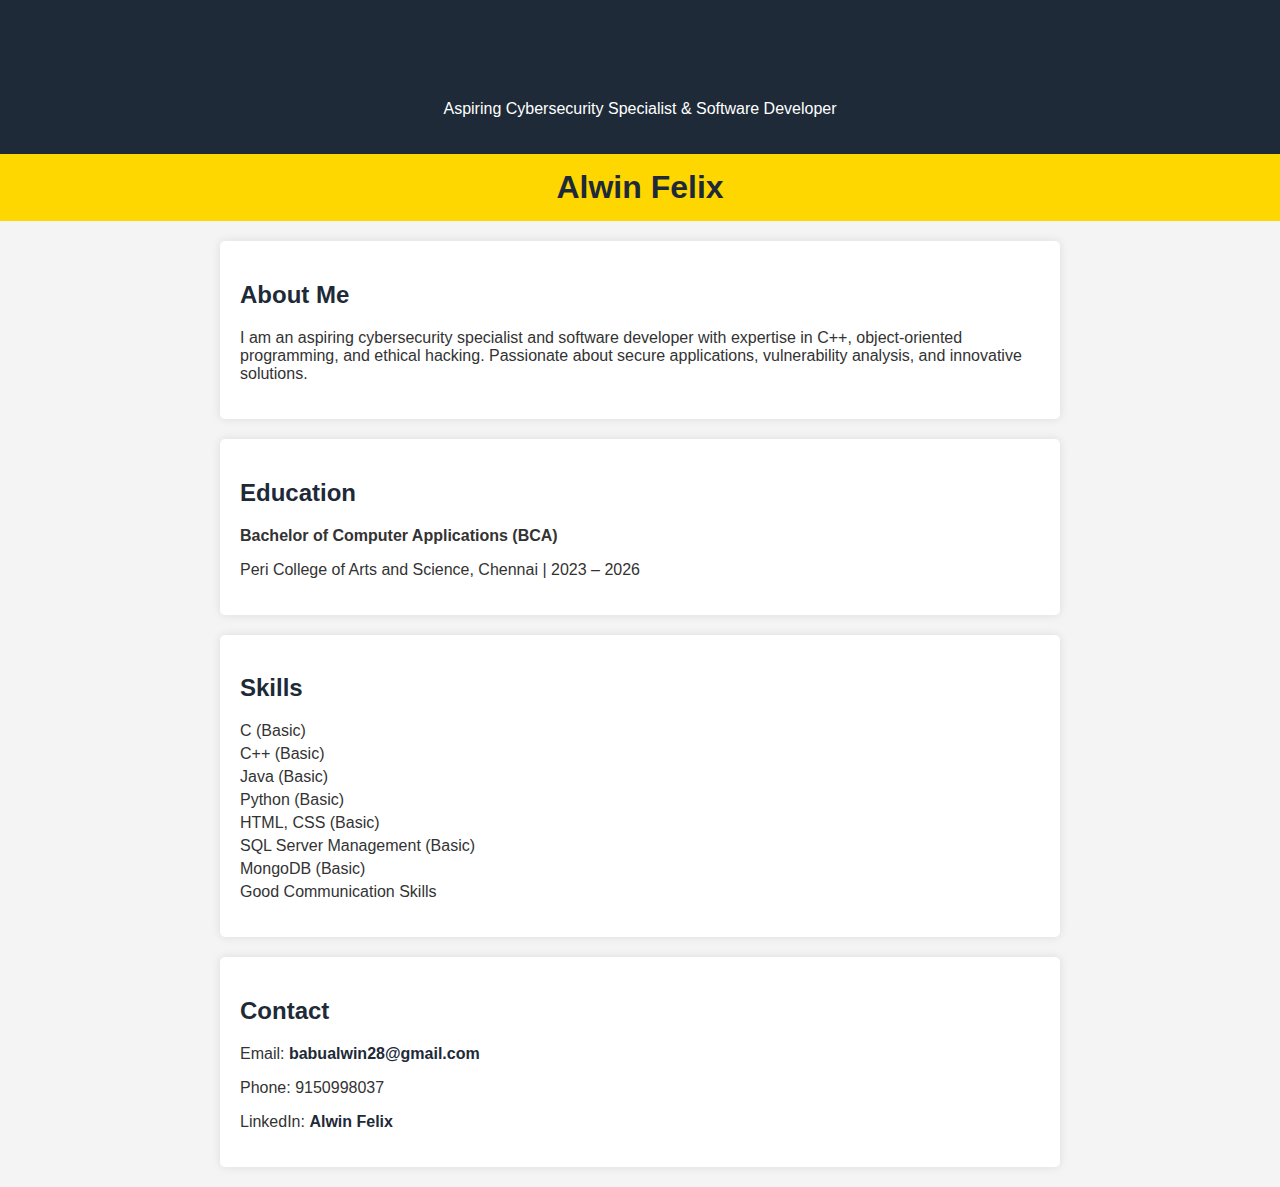
<file: Index.html>
<!DOCTYPE html>
<html lang="en">
<head>
    <meta charset="UTF-8">
    <meta name="viewport" content="width=device-width, initial-scale=1.0">
    <title>Alwin Felix - Portfolio</title>
    <style>
        body {
            font-family: Arial, sans-serif;
            margin: 0;
            padding: 0;
            background-color: #f4f4f4;
            color: #333;
        }
        header {
            background: #1E2A38;
            color: white;
            padding: 20px;
            text-align: center;
        }
        .name-banner {
            text-align: center;
            font-size: 32px;
            font-weight: bold;
            padding: 15px;
            background-color: #FFD700;
            color: #1E2A38;
            margin-bottom: 20px;
        }
        section {
            max-width: 800px;
            margin: 20px auto;
            background: white;
            padding: 20px;
            border-radius: 5px;
            box-shadow: 0 0 10px rgba(0, 0, 0, 0.1);
        }
        h1, h2 {
            color: #1E2A38;
        }
        ul {
            list-style: none;
            padding: 0;
        }
        ul li {
            margin: 5px 0;
        }
        .contact a {
            color: #1E2A38;
            text-decoration: none;
            font-weight: bold;
        }
        .contact a:hover {
            text-decoration: underline;
        }
    </style>
</head>
<body>

<header>
    <h1>Alwin Felix</h1>
    <p>Aspiring Cybersecurity Specialist & Software Developer</p>
</header>

<div class="name-banner">Alwin Felix</div>

<section>
    <h2>About Me</h2>
    <p>I am an aspiring cybersecurity specialist and software developer with expertise in C++, object-oriented programming, and ethical hacking. Passionate about secure applications, vulnerability analysis, and innovative solutions.</p>
</section>

<section>
    <h2>Education</h2>
    <p><strong>Bachelor of Computer Applications (BCA)</strong></p>
    <p>Peri College of Arts and Science, Chennai | 2023 – 2026</p>
</section>

<section>
    <h2>Skills</h2>
    <ul>
        <li>C (Basic)</li>
        <li>C++ (Basic)</li>
        <li>Java (Basic)</li>
        <li>Python (Basic)</li>
        <li>HTML, CSS (Basic)</li>
        <li>SQL Server Management (Basic)</li>
        <li>MongoDB (Basic)</li>
        <li>Good Communication Skills</li>
    </ul>
</section>

<section class="contact">
    <h2>Contact</h2>
    <p>Email: <a href="mailto:babualwin28@gmail.com">babualwin28@gmail.com</a></p>
    <p>Phone: 9150998037</p>
    <p>LinkedIn: <a href="https://www.linkedin.com/in/alwin-felix-0a764531b" target="_blank">Alwin Felix</a></p>
</section>

</body>
</html>
</file>
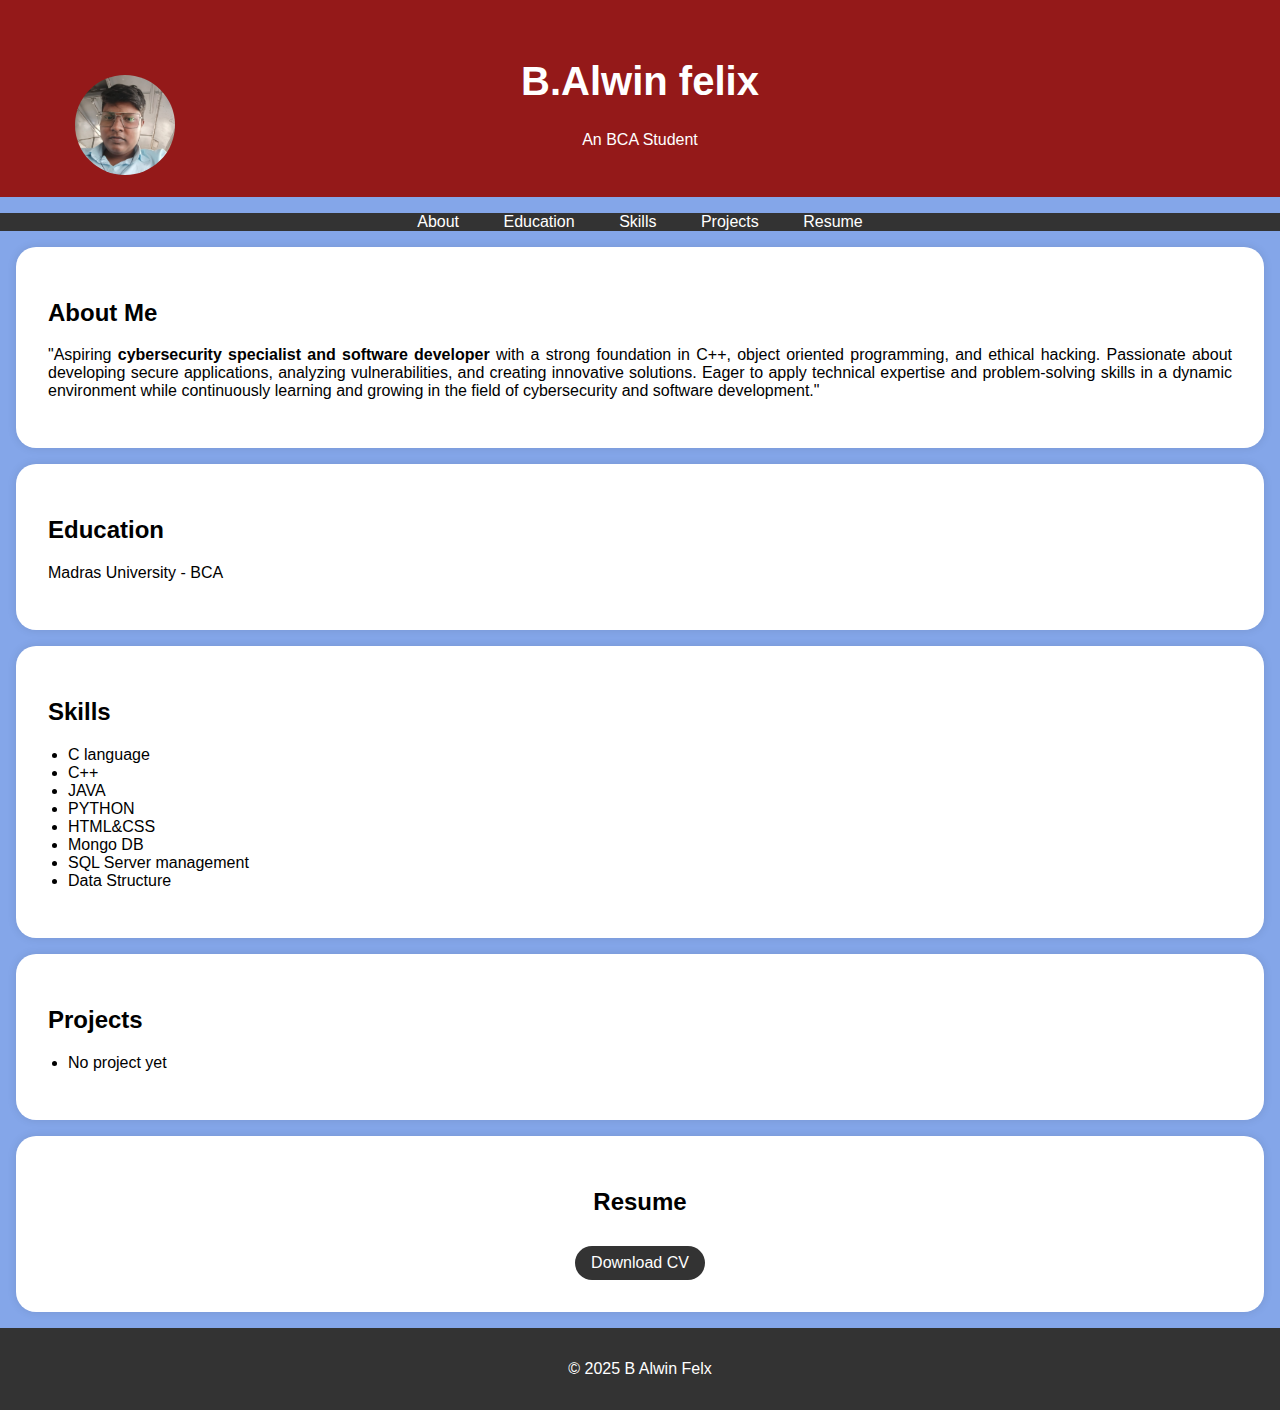
<file: index.html>
<!DOCTYPE html>
<html>
<head>
    <title>Portfolio</title>
    <style>
        body {
            font-family: Arial, sans-serif;
            margin: 0;
            padding: 0;
            background-color: #84a6e9;
        }

        header {
            background-color: #941919;
            color: #fff;
            text-align: center;
            padding: 2rem 0;
            position: relative; /* Add this */
        }

        .header-content h1 {
            font-size: 2.5rem;
        }

        /* Add styles for the round profile picture */
        .profile-picture {
            width: 100px; /* Adjust the size as needed */
            height: 100px;
            border-radius: 75%; /* Create a circular shape */
            object-fit: cover; /* To ensure the image fills the circular area */
            position: absolute; /* Add this */
            top: 75px; /* Adjust top position as needed */
            left: 75px; /* Adjust left position as needed */
        }

        nav {
            background-color: #333;
            color: #fff;
            text-align: center;
        }

        nav ul {
            list-style-type: none;
            padding: 0;
        }

        nav ul li {
            display: inline;
            margin: 0 20px;
        }

        nav ul li a {
            text-decoration: none;
            color: #fff;
        }

        .section-content {
            background-color: #fff;
            padding: 2rem;
            margin: 1rem;
            border-radius: 20px;
            box-shadow: 0 0 10px rgba(0, 0, 0, 0.1);
            text-align: justify;
        }

        .download-button {
            background-color: #333;
            color: #fff;
            padding: 0.5rem 1rem;
            text-decoration: none;
            border-radius: 20px;
            display: inline-block;
            margin-top: 10px;
            align-self: center;
        }

        .download-button:hover {
            background-color: #555;
        }

        footer {
            text-align: center;
            padding: 1rem 0;
            background-color: #333;
            color: #fff;
        }

        ul {
            list-style-type: disc;
            padding-left: 20px;
        }
    </style>
</head>
<body>
    <header>
        <div class="header-content">
            <!-- Add your profile picture here -->
            <img src="passport photo.jpg" alt="Your Profile Picture" class="profile-picture">
            <h1>B.Alwin felix</h1>
            <p>An BCA Student</p>
        </div>
    </header>

    <nav>
        <ul>
            <li><a href="#about">About</a></li>
            <li><a href="#education">Education</a></li>
            <li><a href="#skills">Skills</a></li>
            <li><a href="#projects">Projects</a></li>
            <li><a href="#resume">Resume</a></li>
           
        </ul>
    </nav>

    <section id="about">
        <div class="section-content">
            <h2>About Me</h2>
            <p>"Aspiring <b>cybersecurity specialist and software
developer </b> with a strong foundation in C++, object
oriented programming, and ethical hacking.
Passionate about developing secure applications,
analyzing vulnerabilities, and creating innovative
solutions. Eager to apply technical expertise and
problem-solving skills in a dynamic environment
while continuously learning and growing in the field
of cybersecurity and software development."</p>

        </div>
    </section>

    <section id="education">
        <div class="section-content">
            <h2>Education</h2>
            <p>Madras University  - BCA</p>
            
            
        </div>
    </section>

    <section id="skills">
        <div class="section-content">
            <h2>Skills</h2>
            <ul>
                <li>C language</li>
                <li>C++</li>
                <li>JAVA  </li>
                <li>PYTHON</li>
                <li>HTML&CSS</li>
                <li>Mongo DB </li>
                <li>SQL Server management</li>
                <li>Data Structure</li>
            </ul>
        </div>
    </section>

    <section id="projects">
        <div class="section-content">
            <h2>Projects</h2>
            <ul>
                <li>No project yet</li>
            </ul>
        </div>
    </section>

    <section id="resume">
    
        <div class="section-content">
            <center>
            <h2>Resume</h2>
            <a href="file.pdf" target="_blank" class="download-button">Download CV</a>
        </center>
        </div>
        
    </section>

    <footer>
        <p>&copy; 2025 B Alwin Felx</p>
    </footer>

    <script>
        // Smooth scrolling to section when clicking on navigation links
        document.querySelectorAll('a[href^="#"]').forEach(anchor => {
            anchor.addEventListener('click', function(e) {
                e.preventDefault();

                const targetId = this.getAttribute('href').substring(1);
                const targetElement = document.getElementById(targetId);

                if (targetElement) {
                    window.scrollTo({
                        top: targetElement.offsetTop,
                        behavior: 'smooth'
                    });
                }
            });
        });
    </script>
</body>
</html>
</file>
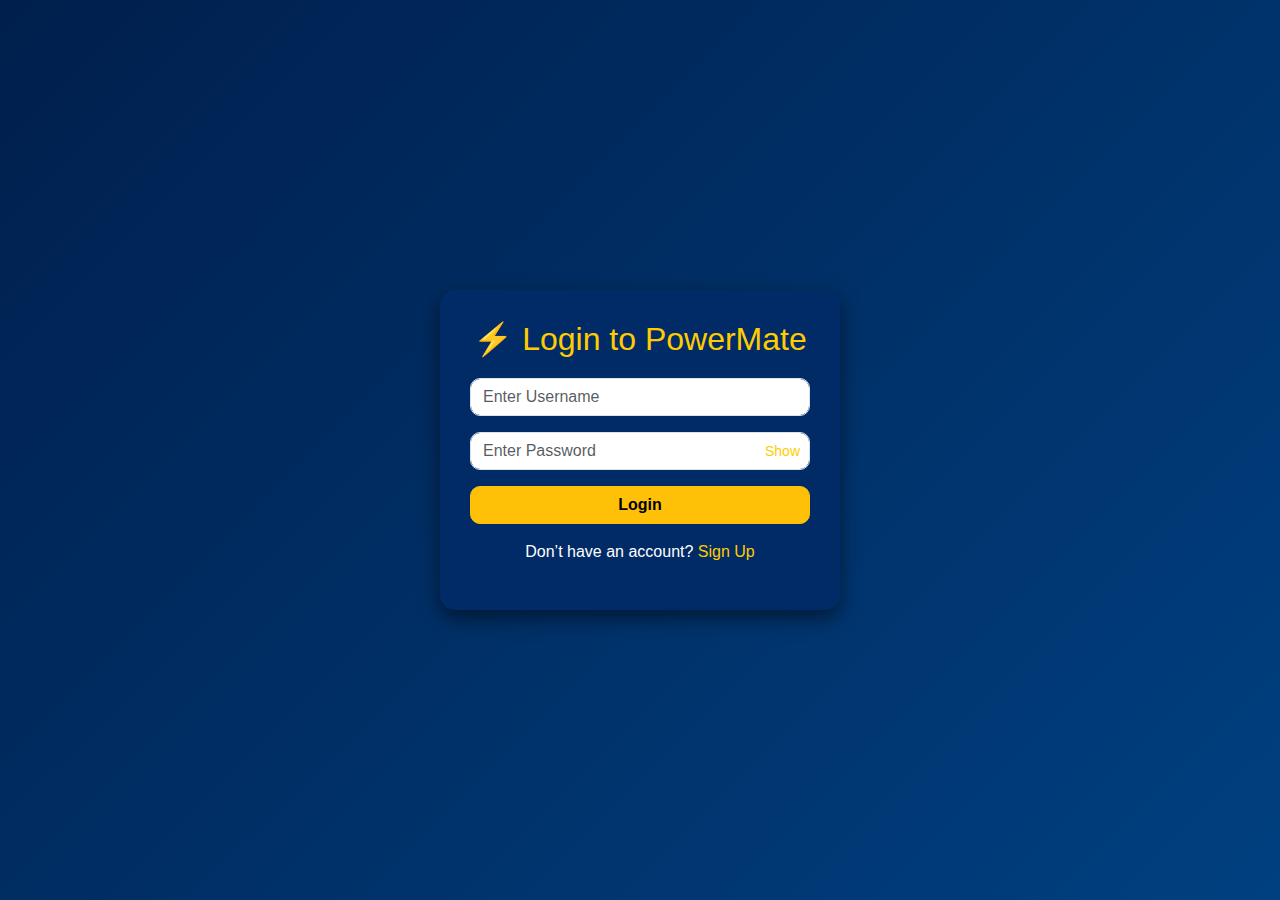
<file: admin.html>
<!DOCTYPE html>
<html lang="en">
<head>
  <meta charset="UTF-8">
  <meta name="viewport" content="width=device-width, initial-scale=1.0">
  <title>PowerMate - Admin Dashboard</title>
  <link href="https://cdn.jsdelivr.net/npm/bootstrap@5.3.3/dist/css/bootstrap.min.css" rel="stylesheet">
  <style>
    body {
      background: #001f4d;
      color: white;
      font-family: Arial, sans-serif;
    }
    nav {
      background: #002b66;
      padding: 12px 20px;
    }
    nav .navbar-brand {
      color: #ffcc00 !important;
      font-size: 22px;
      font-weight: bold;
    }
    .container {
      margin-top: 30px;
    }
    h2 {
      color: #ffcc00;
    }
    table {
      background: #002b66;
      border-radius: 10px;
      overflow: hidden;
    }
    th {
      background: #ffcc00;
      color: #001f4d;
    }
    td {
      color: white;
    }
    footer {
      text-align: center;
      margin-top: 40px;
      padding: 15px;
      background: #002b66;
      color: #ccc;
    }
  </style>
</head>
<body>

  <!-- Navbar -->
  <nav class="d-flex justify-content-between align-items-center">
    <a class="navbar-brand">⚡ PowerMate Admin</a>
    <button onclick="logout()" class="btn btn-warning text-dark">Logout</button>
  </nav>

  <!-- Content -->
  <div class="container">
    <h2>📋 All Customer Bookings</h2>
    <div class="table-responsive mt-4">
      <table class="table table-bordered table-hover text-center align-middle">
        <thead>
          <tr>
            <th>Customer</th>
            <th>Service</th>
            <th>Date & Time</th>
            <th>Address</th>
            <th>Contact</th>
          </tr>
        </thead>
        <tbody id="bookingTable">
          <!-- Data will load here -->
        </tbody>
      </table>
    </div>
  </div>

  <!-- Footer -->
  <footer>
    <p>© 2025 PowerMate | Admin Panel</p>
  </footer>

  <!-- JS -->
  <script>
    document.addEventListener("DOMContentLoaded", function() {
      let admin = localStorage.getItem("admin");
      if (!admin) {
        alert("⚠️ Access Denied! Please login as admin.");
        window.location.href = "login.html";
        return;
      }
      loadBookings();
    });

    function logout() {
      localStorage.removeItem("admin");
      window.location.href = "login.html";
    }

    // Load all bookings from localStorage
    function loadBookings() {
      let bookingTable = document.getElementById("bookingTable");
      bookingTable.innerHTML = "";

      let keys = Object.keys(localStorage);
      let allBookings = [];

      keys.forEach(key => {
        if (key.startsWith("bookings_")) {
          let bookings = JSON.parse(localStorage.getItem(key)) || [];
          bookings.forEach(b => {
            allBookings.push({
              user: key.replace("bookings_", ""),
              ...b
            });
          });
        }
      });

      if (allBookings.length === 0) {
        bookingTable.innerHTML = `<tr><td colspan="5">No bookings found</td></tr>`;
        return;
      }

      allBookings.forEach(b => {
        let row = `
          <tr>
            <td>${b.user}</td>
            <td>${b.service}</td>
            <td>${b.dateTime}</td>
            <td>${b.address}</td>
            <td>${b.contact}</td>
          </tr>
        `;
        bookingTable.innerHTML += row;
      });
    }
  </script>

</body>
</html>
</file>
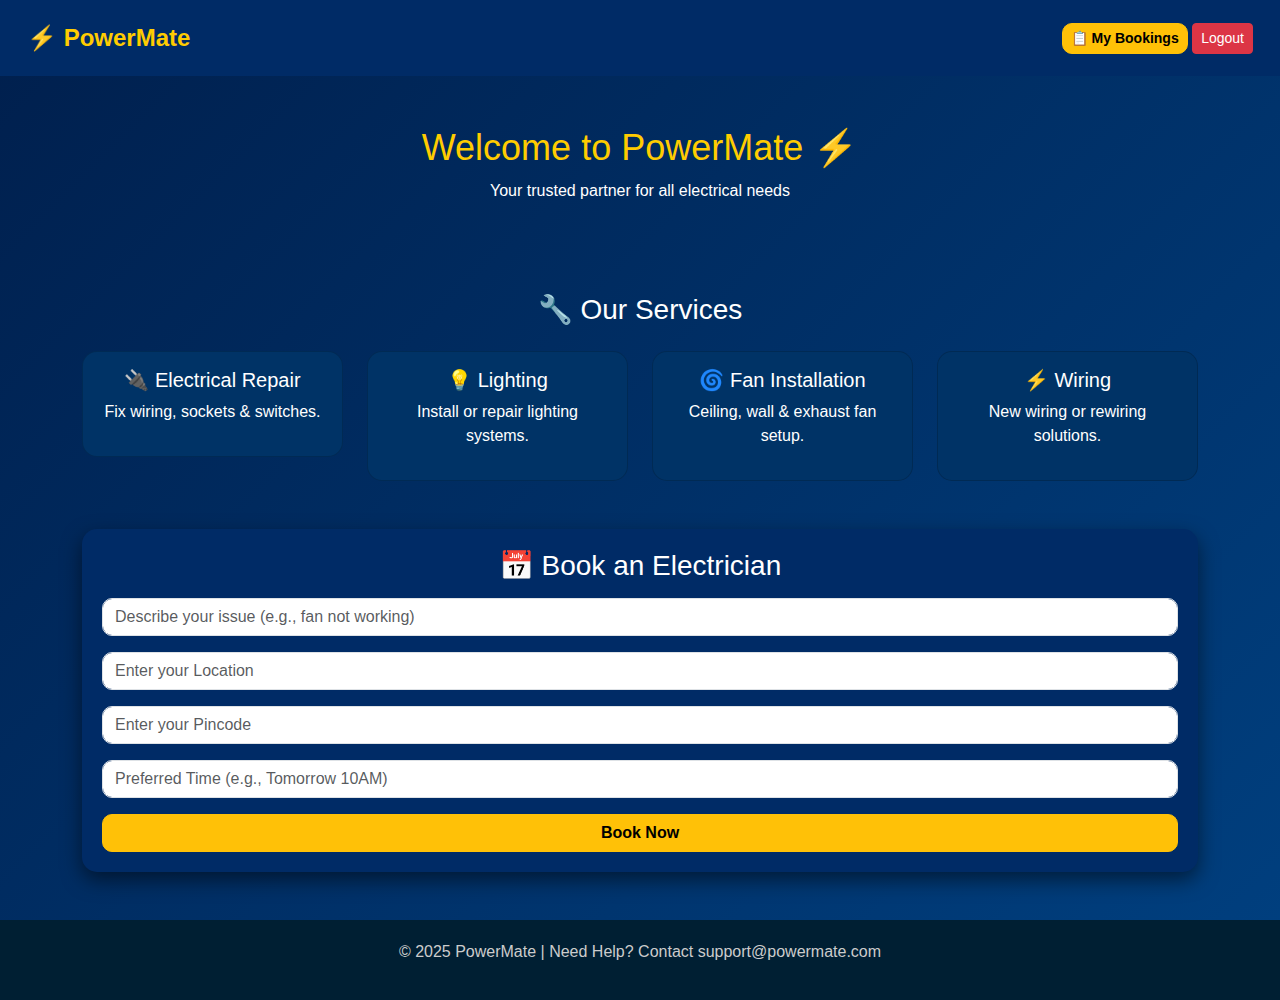
<file: home.html>
<!DOCTYPE html>
<html lang="en">
<head>
  <meta charset="UTF-8">
  <meta name="viewport" content="width=device-width, initial-scale=1.0">
  <title>PowerMate - Home</title>
  <link href="https://cdn.jsdelivr.net/npm/bootstrap@5.3.3/dist/css/bootstrap.min.css" rel="stylesheet">
  <style>
    body {
      background: linear-gradient(135deg, #001f4d, #004080);
      font-family: Arial, sans-serif;
      color: white;
    }
    .navbar {
      background-color: #002b66;
      padding: 15px;
    }
    .navbar-brand {
      color: #ffcc00 !important;
      font-weight: bold;
      font-size: 24px;
    }
    .hero {
      text-align: center;
      padding: 50px 20px;
    }
    .hero h1 {
      color: #ffcc00;
      font-size: 36px;
      margin-bottom: 10px;
    }
    .card {
      border-radius: 15px;
      background-color: #003366;
      color: white;
      transition: transform 0.3s;
    }
    .card:hover {
      transform: scale(1.05);
    }
    .booking-box {
      background: #002b66;
      padding: 20px;
      border-radius: 15px;
      box-shadow: 0 8px 20px rgba(0,0,0,0.5);
      color: white;
    }
    .form-control {
      border-radius: 10px;
    }
    .btn-warning {
      font-weight: bold;
      border-radius: 10px;
    }
    footer {
      margin-top: 30px;
      padding: 20px;
      text-align: center;
      background: #001f33;
      color: #ccc;
    }
  </style>
</head>
<body>

  <!-- Navbar -->
  <nav class="navbar navbar-dark">
    <div class="container-fluid">
      <a class="navbar-brand">⚡ PowerMate</a>
      <div>
        <a href="my_bookings.html" class="btn btn-warning btn-sm">📋 My Bookings</a>
        <button class="btn btn-danger btn-sm" onclick="logout()">Logout</button>
      </div>
    </div>
  </nav>

  <!-- Hero -->
  <div class="hero">
    <h1>Welcome to PowerMate ⚡</h1>
    <p>Your trusted partner for all electrical needs</p>
  </div>

  <!-- Service Categories -->
  <div class="container my-4">
    <h3 class="text-center mb-4">🔧 Our Services</h3>
    <div class="row g-4">
      <div class="col-md-3">
        <div class="card p-3 text-center">
          <h5>🔌 Electrical Repair</h5>
          <p>Fix wiring, sockets & switches.</p>
        </div>
      </div>
      <div class="col-md-3">
        <div class="card p-3 text-center">
          <h5>💡 Lighting</h5>
          <p>Install or repair lighting systems.</p>
        </div>
      </div>
      <div class="col-md-3">
        <div class="card p-3 text-center">
          <h5>🌀 Fan Installation</h5>
          <p>Ceiling, wall & exhaust fan setup.</p>
        </div>
      </div>
      <div class="col-md-3">
        <div class="card p-3 text-center">
          <h5>⚡ Wiring</h5>
          <p>New wiring or rewiring solutions.</p>
        </div>
      </div>
    </div>
  </div>

  <!-- Booking Form -->
  <div class="container my-5">
    <div class="booking-box">
      <h3 class="text-center mb-3">📅 Book an Electrician</h3>
      <form id="bookingForm">
        <div class="mb-3">
          <input type="text" id="issue" class="form-control" placeholder="Describe your issue (e.g., fan not working)" required>
        </div>
        <div class="mb-3">
          <input type="text" id="location" class="form-control" placeholder="Enter your Location" required>
        </div>
        <div class="mb-3">
          <input type="text" id="pincode" class="form-control" placeholder="Enter your Pincode" required>
        </div>
        <div class="mb-3">
          <input type="text" id="time" class="form-control" placeholder="Preferred Time (e.g., Tomorrow 10AM)" required>
        </div>
        <button type="submit" class="btn btn-warning w-100">Book Now</button>
      </form>
    </div>
  </div>

  <!-- Footer -->
  <footer>
    <p>© 2025 PowerMate | Need Help? Contact support@powermate.com</p>
  </footer>

  <script>
    // Logout
    function logout() {
      alert("Logged out successfully!");
      window.location.href = "login.html";
    }

    // Handle booking
    document.getElementById("bookingForm").addEventListener("submit", function(e) {
      e.preventDefault();

      let issue = document.getElementById("issue").value.trim();
      let location = document.getElementById("location").value.trim();
      let pincode = document.getElementById("pincode").value.trim();
      let time = document.getElementById("time").value.trim();

      if (issue === "" || location === "" || pincode === "" || time === "") {
        alert("❌ Please fill in all fields!");
        return;
      }

      // Save booking locally (can be connected to backend later)
      let bookings = JSON.parse(localStorage.getItem("bookings")) || [];
      bookings.push({ issue, location, pincode, time, date: new Date().toLocaleString() });
      localStorage.setItem("bookings", JSON.stringify(bookings));

      alert("✅ Booking Confirmed! An electrician will contact you soon.");
      document.getElementById("bookingForm").reset();
    });
  </script>

</body>
</html>
</file>
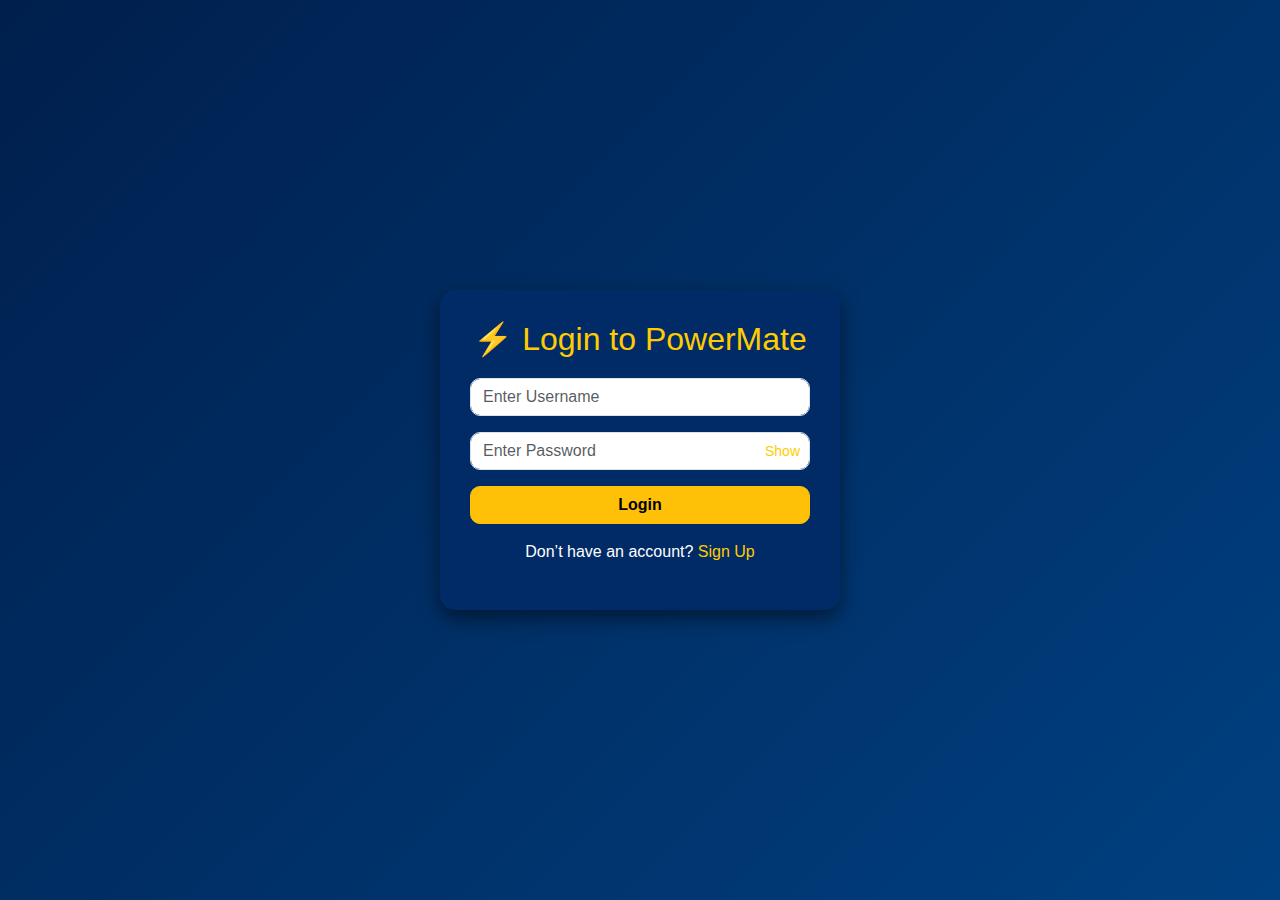
<file: login.html>
<!DOCTYPE html>
<html lang="en">
<head>
  <meta charset="UTF-8">
  <meta name="viewport" content="width=device-width, initial-scale=1.0">
  <title>PowerMate - Login</title>
  <link href="https://cdn.jsdelivr.net/npm/bootstrap@5.3.3/dist/css/bootstrap.min.css" rel="stylesheet">
  <style>
    body {
      display: flex;
      justify-content: center;
      align-items: center;
      height: 100vh;
      background: linear-gradient(135deg, #001f4d, #004080);
      font-family: Arial, sans-serif;
      color: white;
    }
    .login-box {
      background: #002b66;
      padding: 30px;
      border-radius: 15px;
      width: 400px;
      box-shadow: 0 8px 20px rgba(0,0,0,0.5);
      text-align: center;
    }
    .login-box h2 {
      margin-bottom: 20px;
      color: #ffcc00;
    }
    .form-control {
      border-radius: 10px;
    }
    .password-box {
      position: relative;
    }
    .toggle-password {
      position: absolute;
      top: 50%;
      right: 10px;
      transform: translateY(-50%);
      cursor: pointer;
      font-size: 14px;
      color: #ffcc00;
      user-select: none;
    }
    .btn-warning {
      width: 100%;
      border-radius: 10px;
      font-weight: bold;
    }
    a {
      color: #ffcc00;
      text-decoration: none;
    }
    a:hover {
      text-decoration: underline;
    }
  </style>
</head>
<body>

  <div class="login-box">
    <h2>⚡ Login to PowerMate</h2>
    <form id="loginForm">
      <div class="mb-3">
        <input type="text" id="username" class="form-control" placeholder="Enter Username" required>
      </div>
      <div class="mb-3 password-box">
        <input type="password" id="password" class="form-control" placeholder="Enter Password" required>
        <span class="toggle-password" onclick="togglePassword('password')">Show</span>
      </div>
      <button type="submit" class="btn btn-warning">Login</button>
    </form>
    <p class="mt-3">Don’t have an account? <a href="signup.html">Sign Up</a></p>
  </div>

  <script>
    function togglePassword(fieldId) {
      const input = document.getElementById(fieldId);
      const toggle = input.nextElementSibling;
      if (input.type === "password") {
        input.type = "text";
        toggle.textContent = "Hide";
      } else {
        input.type = "password";
        toggle.textContent = "Show";
      }
    }

    document.getElementById("loginForm").addEventListener("submit", function(e) {
      e.preventDefault();

      let username = document.getElementById("username").value.trim();
      let password = document.getElementById("password").value.trim();

      if (username === "admin" && password === "admin123") {
        alert("✅ Welcome Admin!");
        window.location.href = "admin_dashboard.html";
        return;
      }

      let users = JSON.parse(localStorage.getItem("users")) || [];
      let validUser = users.find(u => u.username === username && u.password === password);

      if (validUser) {
        alert("✅ Login Successful! Welcome " + username);
        window.location.href = "home.html";
      } else {
        alert("❌ Invalid Username or Password!");
      }
    });
  </script>

</body>
</html>
</file>
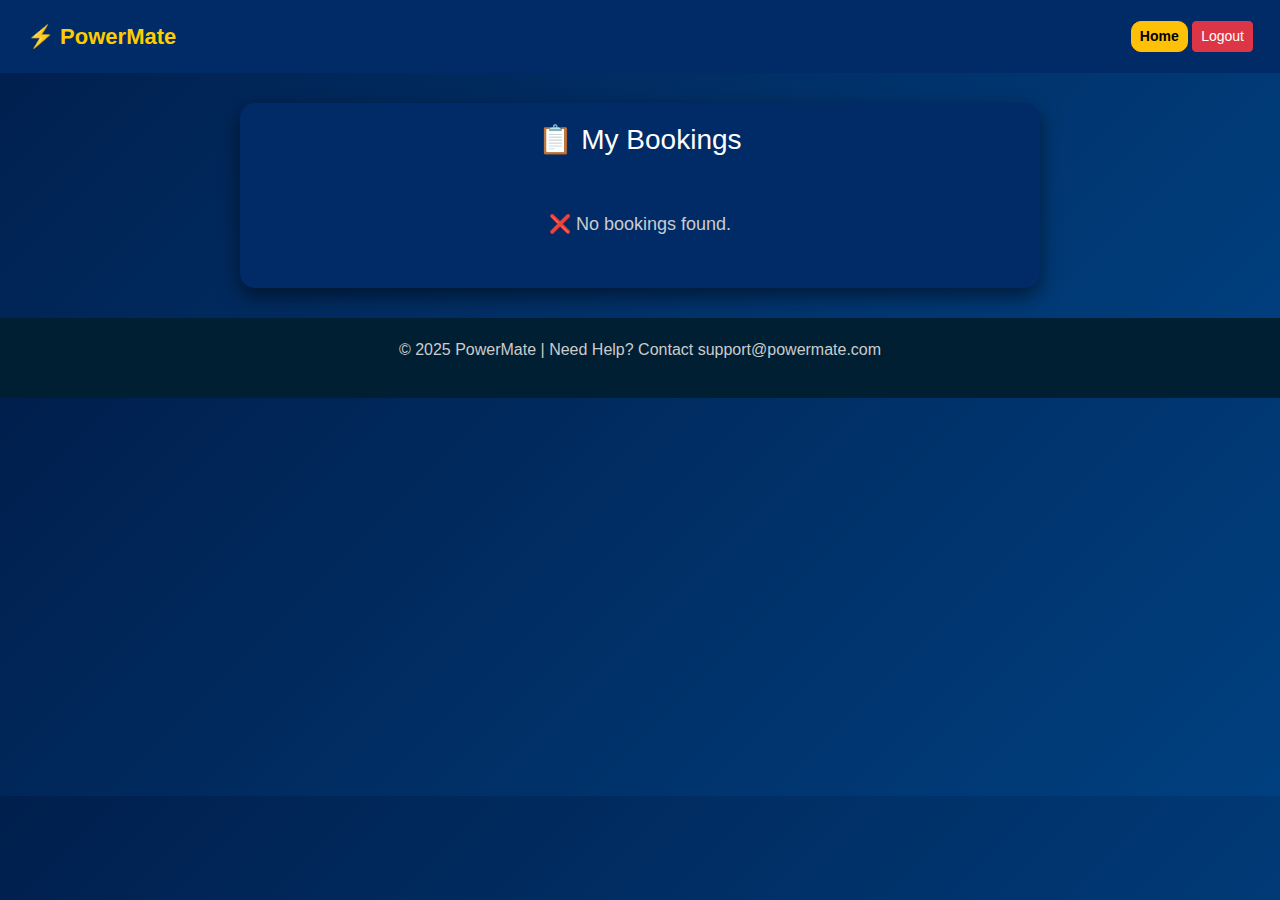
<file: my_bookings.html>
<!DOCTYPE html>
<html lang="en">
<head>
  <meta charset="UTF-8">
  <meta name="viewport" content="width=device-width, initial-scale=1.0">
  <title>PowerMate - My Bookings</title>
  <link href="https://cdn.jsdelivr.net/npm/bootstrap@5.3.3/dist/css/bootstrap.min.css" rel="stylesheet">
  <style>
    body {
      background: linear-gradient(135deg, #001f4d, #004080);
      font-family: Arial, sans-serif;
      color: white;
    }
    .navbar {
      background-color: #002b66;
      padding: 15px;
    }
    .navbar-brand {
      color: #ffcc00 !important;
      font-weight: bold;
      font-size: 22px;
    }
    .booking-list {
      margin: 30px auto;
      max-width: 800px;
      background: #002b66;
      padding: 20px;
      border-radius: 15px;
      box-shadow: 0 8px 20px rgba(0,0,0,0.5);
    }
    .booking-item {
      background: #003366;
      padding: 15px;
      border-radius: 10px;
      margin-bottom: 15px;
    }
    .booking-item h5 {
      color: #ffcc00;
    }
    .no-bookings {
      text-align: center;
      padding: 30px;
      font-size: 18px;
      color: #ccc;
    }
    .btn-warning {
      font-weight: bold;
      border-radius: 10px;
    }
    footer {
      margin-top: 30px;
      padding: 20px;
      text-align: center;
      background: #001f33;
      color: #ccc;
    }
  </style>
</head>
<body>

  <!-- Navbar -->
  <nav class="navbar navbar-dark">
    <div class="container-fluid">
      <a class="navbar-brand">⚡ PowerMate</a>
      <div>
        <a href="home.html" class="btn btn-warning btn-sm">Home</a>
        <button class="btn btn-danger btn-sm" onclick="logout()">Logout</button>
      </div>
    </div>
  </nav>

  <!-- Booking List -->
  <div class="container">
    <div class="booking-list">
      <h3 class="text-center mb-4">📋 My Bookings</h3>
      <div id="bookingContainer"></div>
    </div>
  </div>

  <!-- Footer -->
  <footer>
    <p>© 2025 PowerMate | Need Help? Contact support@powermate.com</p>
  </footer>

  <script>
    function logout() {
      alert("Logged out successfully!");
      window.location.href = "login.html";
    }

    function loadBookings() {
      let bookings = JSON.parse(localStorage.getItem("bookings")) || [];
      let container = document.getElementById("bookingContainer");

      if (bookings.length === 0) {
        container.innerHTML = "<div class='no-bookings'>❌ No bookings found.</div>";
        return;
      }

      bookings.forEach((b, index) => {
        let bookingItem = document.createElement("div");
        bookingItem.classList.add("booking-item");
        bookingItem.innerHTML = `
          <h5>🔌 Booking #${index + 1}</h5>
          <p><b>Issue:</b> ${b.issue}</p>
          <p><b>Preferred Time:</b> ${b.time}</p>
          <p><b>Booked On:</b> ${b.date}</p>
        `;
        container.appendChild(bookingItem);
      });
    }

    window.onload = loadBookings;
  </script>

</body>
</html>
</file>
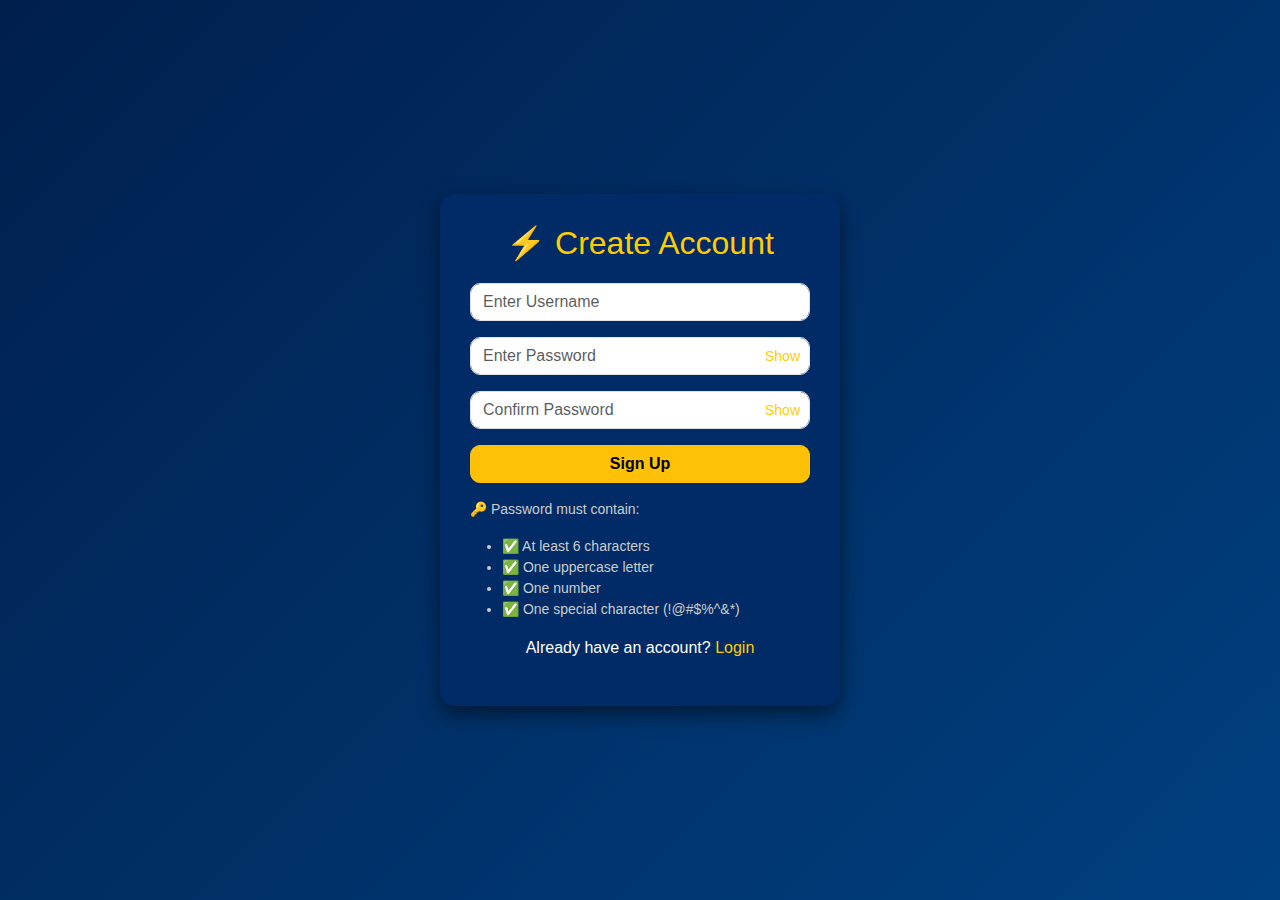
<file: signup.html>
<!DOCTYPE html>
<html lang="en">
<head>
  <meta charset="UTF-8">
  <meta name="viewport" content="width=device-width, initial-scale=1.0">
  <title>PowerMate - Sign Up</title>
  <link href="https://cdn.jsdelivr.net/npm/bootstrap@5.3.3/dist/css/bootstrap.min.css" rel="stylesheet">
  <style>
    body {
      display: flex;
      justify-content: center;
      align-items: center;
      height: 100vh;
      background: linear-gradient(135deg, #001f4d, #004080);
      font-family: Arial, sans-serif;
      color: white;
    }
    .signup-box {
      background: #002b66;
      padding: 30px;
      border-radius: 15px;
      width: 400px;
      box-shadow: 0 8px 20px rgba(0,0,0,0.5);
      text-align: center;
    }
    .signup-box h2 {
      margin-bottom: 20px;
      color: #ffcc00;
    }
    .form-control {
      border-radius: 10px;
    }
    .password-box {
      position: relative;
    }
    .toggle-password {
      position: absolute;
      top: 50%;
      right: 10px;
      transform: translateY(-50%);
      cursor: pointer;
      font-size: 14px;
      color: #ffcc00;
      user-select: none;
    }
    .btn-warning {
      width: 100%;
      border-radius: 10px;
      font-weight: bold;
    }
    .rules {
      font-size: 14px;
      text-align: left;
      margin-top: 10px;
      color: #ccc;
    }
    a {
      color: #ffcc00;
      text-decoration: none;
    }
    a:hover {
      text-decoration: underline;
    }
  </style>
</head>
<body>

  <div class="signup-box">
    <h2>⚡ Create Account</h2>
    <form id="signupForm">
      <div class="mb-3">
        <input type="text" id="username" class="form-control" placeholder="Enter Username" required>
      </div>
      <div class="mb-3 password-box">
        <input type="password" id="password" class="form-control" placeholder="Enter Password" required>
        <span class="toggle-password" onclick="togglePassword('password')">Show</span>
      </div>
      <div class="mb-3 password-box">
        <input type="password" id="confirmPassword" class="form-control" placeholder="Confirm Password" required>
        <span class="toggle-password" onclick="togglePassword('confirmPassword')">Show</span>
      </div>
      <button type="submit" class="btn btn-warning">Sign Up</button>
      <div class="rules mt-3">
        <p>🔑 Password must contain:</p>
        <ul>
          <li>✅ At least 6 characters</li>
          <li>✅ One uppercase letter</li>
          <li>✅ One number</li>
          <li>✅ One special character (!@#$%^&*)</li>
        </ul>
      </div>
    </form>
    <p class="mt-3">Already have an account? <a href="login.html">Login</a></p>
  </div>

  <script>
    function togglePassword(fieldId) {
      const input = document.getElementById(fieldId);
      const toggle = input.nextElementSibling;
      if (input.type === "password") {
        input.type = "text";
        toggle.textContent = "Hide";
      } else {
        input.type = "password";
        toggle.textContent = "Show";
      }
    }

    function isValidPassword(password) {
      const minLength = /.{6,}/;
      const upperCase = /[A-Z]/;
      const number = /[0-9]/;
      const specialChar = /[!@#$%^&*]/;

      return minLength.test(password) &&
             upperCase.test(password) &&
             number.test(password) &&
             specialChar.test(password);
    }

    document.getElementById("signupForm").addEventListener("submit", function(e) {
      e.preventDefault();

      let username = document.getElementById("username").value.trim();
      let password = document.getElementById("password").value.trim();
      let confirmPassword = document.getElementById("confirmPassword").value.trim();

      if (username.toLowerCase() === "admin") {
        alert("❌ 'admin' username is reserved. Please choose another.");
        return;
      }

      if (password !== confirmPassword) {
        alert("❌ Passwords do not match!");
        return;
      }

      if (!isValidPassword(password)) {
        alert("❌ Password is too weak! Please follow the rules.");
        return;
      }

      let users = JSON.parse(localStorage.getItem("users")) || [];
      let existingUser = users.find(u => u.username === username);

      if (existingUser) {
        alert("❌ Username already exists!");
        return;
      }

      users.push({ username, password });
      localStorage.setItem("users", JSON.stringify(users));

      alert("✅ Account created successfully! Please login.");
      window.location.href = "login.html";
    });
  </script>

</body>
</html>
</file>
